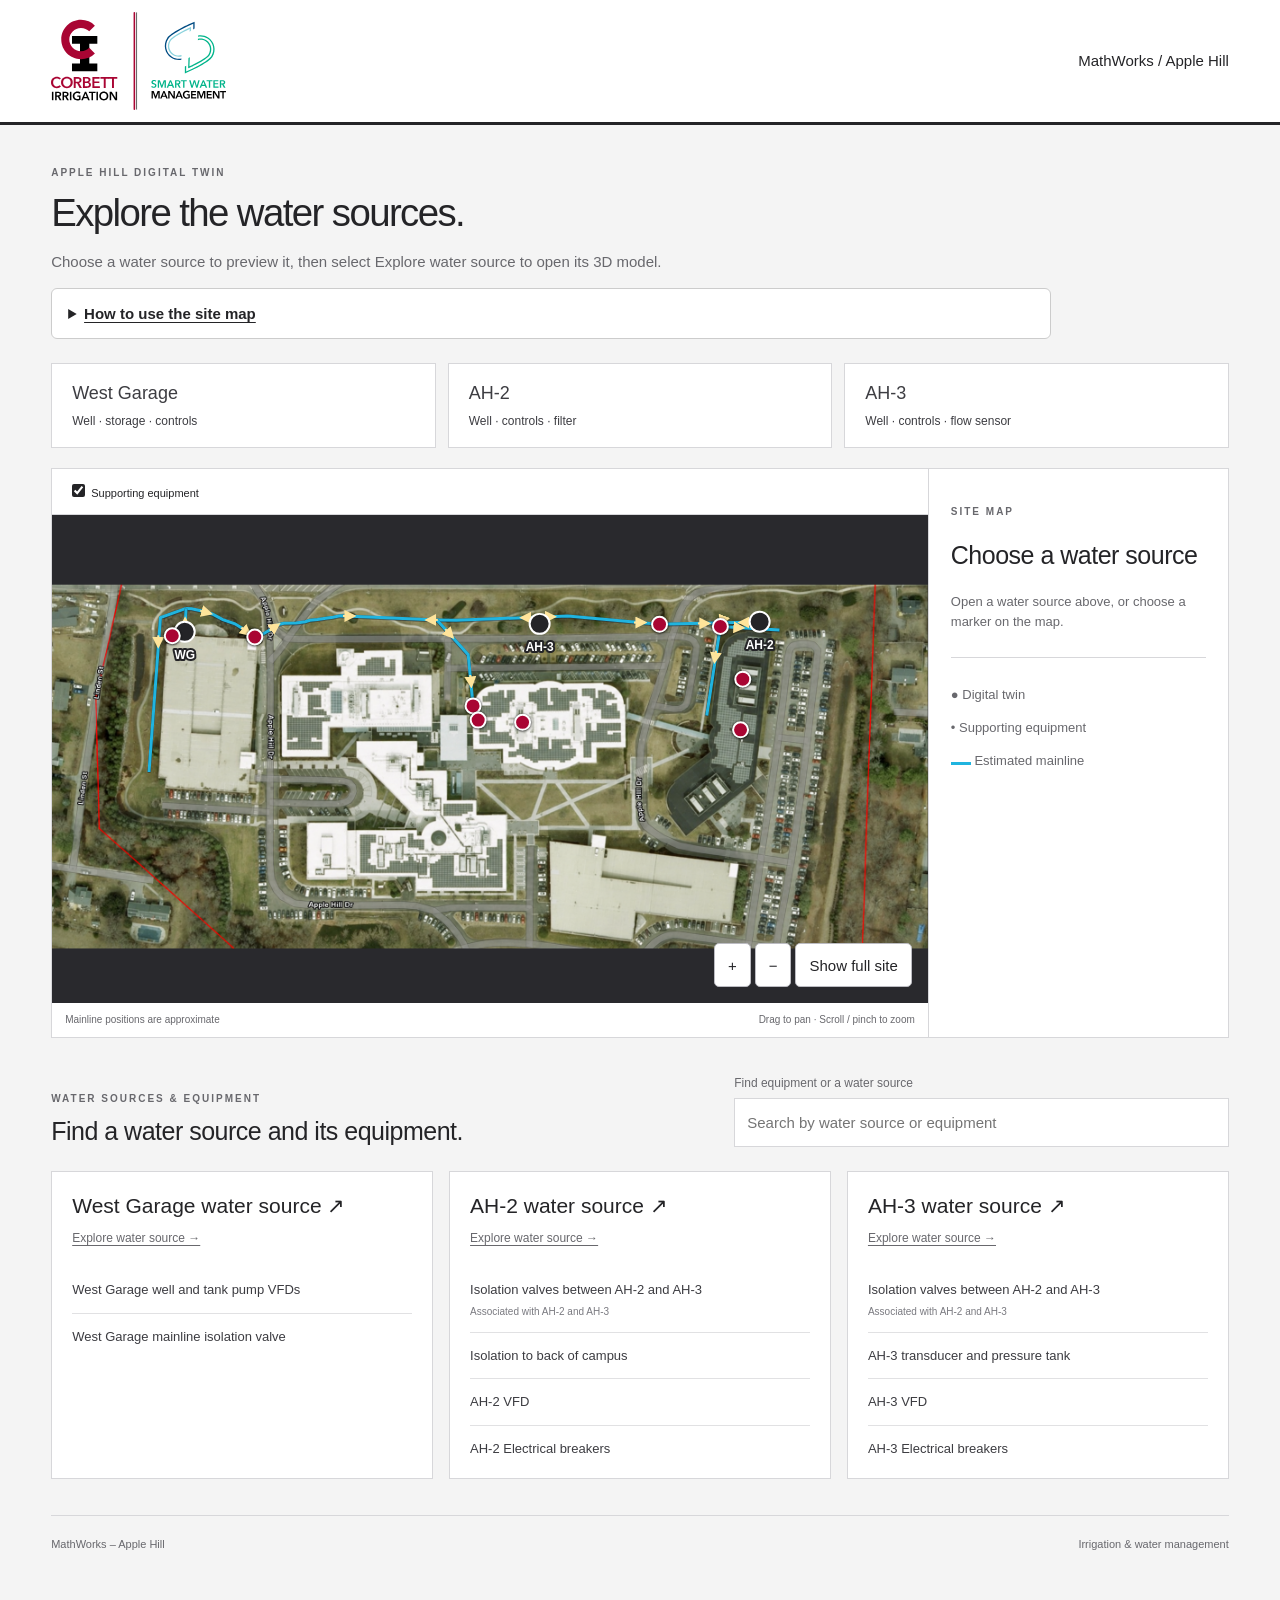
<file: index.html>
<!doctype html><html lang="en"><head><meta charset="utf-8"><meta name="viewport" content="width=device-width,initial-scale=1"><title>Apple Hill · Water systems atlas</title><link rel="stylesheet" href="atlas.css?v=27"><link rel="stylesheet" href="brand.css?v=40"></head><body><header><a class="brand" href="index.html"><img src="assets/corbett-logo.svg" alt="Corbett" width="558" height="313"></a><span>MathWorks / Apple Hill</span></header><main><p class="eyebrow">APPLE HILL DIGITAL TWIN</p><h1>Explore the water sources.</h1><p class="muted">Choose a water source to preview it, then select Explore water source to open its 3D model.</p><details class="usage-guide"><summary>How to use the site map</summary><ol><li><strong>Choose a water source.</strong> Click West Garage, AH-2 or AH-3 above the map, or click a dark marker.</li><li><strong>Open the model.</strong> In the information panel, click Explore water source to enter the interactive 3D view.</li><li><strong>Find supporting equipment.</strong> Click a red marker, or use the equipment search below the map.</li><li><strong>Move around the map.</strong> Drag to move, use + and − to zoom, and click Show full site to return to the whole property. On a touchscreen, drag with one finger and pinch to zoom.</li></ol></details><nav class="sources"><button data-source="wg"><b>West Garage</b><span>Well · storage · controls</span></button><button data-source="ah2"><b>AH-2</b><span>Well · controls · filter</span></button><button data-source="ah3"><b>AH-3</b><span>Well · controls · flow sensor</span></button></nav><div class="atlas-layout"><section class="map-card"><div class="layers"><label><input id="aux-toggle" type="checkbox" checked> Supporting equipment</label></div><div id="map" tabindex="0" aria-label="Apple Hill map. Drag to pan; scroll to zoom. Arrow keys pan."><svg id="atlas" aria-label="Aerial with selectable equipment"><defs><marker id="arrow" viewBox="0 0 10 10" refX="8" refY="5" markerWidth="6" markerHeight="6" orient="auto"><path d="M0 0L10 5L0 10Z" fill="#ffe49a"/></marker></defs><image href="assets/atlas-base.png" width="1942" height="810" transform="matrix(1.022868 0 0 1.018586 -.212 .142)"/><g id="routes"></g><g id="flow"></g><g id="pins"></g></svg><div class="zoom"><button id="zoom-in" aria-label="Zoom in">+</button><button id="zoom-out" aria-label="Zoom out">−</button><button id="fit">Show full site</button></div></div><div class="map-foot">Mainline positions are approximate <span>Drag to pan · Scroll / pinch to zoom</span></div></section><aside id="inspector" aria-live="polite"><p class="eyebrow">SITE MAP</p><h2>Choose a water source</h2><p>Open a water source above, or choose a marker on the map.</p><div class="legend"><p>● Digital twin</p><p>• Supporting equipment</p><p><em></em> Estimated mainline</p></div></aside></div><section class="equipment"><div class="equipment-head"><div><p class="eyebrow">WATER SOURCES &amp; EQUIPMENT</p><h2>Find a water source and its equipment.</h2></div><div class="equipment-search"><label for="search">Find equipment or a water source</label><input id="search" type="search" placeholder="Search by water source or equipment"></div></div><div id="equipment-list" class="source-groups"></div></section><footer>MathWorks – Apple Hill <span>Irrigation &amp; water management</span></footer></main><dialog id="photo-dialog"><button id="close-photo">Close ×</button><img id="full-photo" alt="Equipment reference photograph"></dialog><script type="module" src="atlas.js?v=44"></script></body></html>
</file>
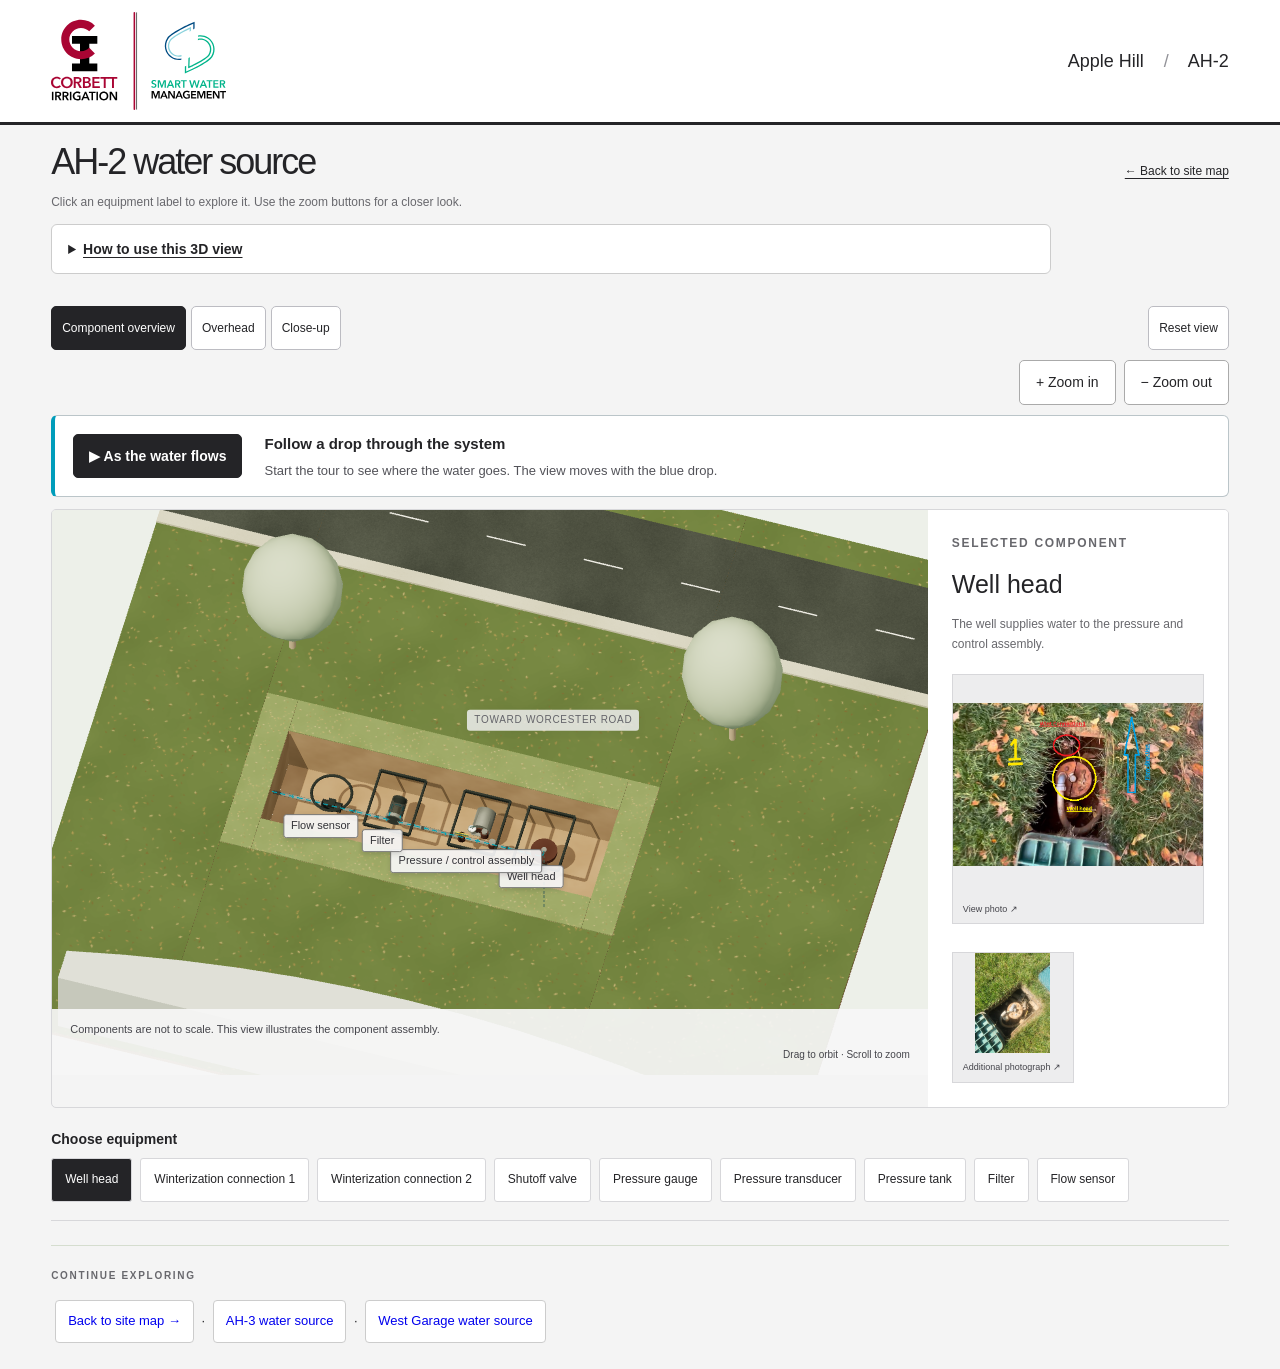
<file: ah2.html>
<!doctype html><html lang="en"><head><meta charset="utf-8"><meta name="viewport" content="width=device-width,initial-scale=1"><title>AH-2 · Digital Twin</title><meta name="description" content="Photo-supported AH-2 irrigation connection wireframe at MathWorks Apple Hill."><link rel="stylesheet" href="styles.css?v=26"><link rel="stylesheet" href="wireframe.css?v=26"><link rel="stylesheet" href="ah2.css?v=37"><link rel="stylesheet" href="twin-preview.css?v=27"><script>if(new URLSearchParams(location.search).get("preview")==="1")document.documentElement.classList.add("twin-preview");</script><link rel="stylesheet" href="brand.css?v=42"></head><body class="landscape-reference">
<header><a class="brand" href="index.html?point=ah2"><img src="assets/corbett-logo.svg" alt="Corbett" width="558" height="313"></a><div class="property">Apple Hill <span>/</span> AH-2</div></header>
<main><div class="intro"><div><h1>AH-2 water source</h1></div><a href="index.html?point=ah2">← Back to site map</a></div>
<p class="wire-intro">Click an equipment label to explore it. Use the zoom buttons for a closer look.</p>

<details class="usage-guide"><summary>How to use this 3D view</summary><ol><li><strong>Watch the water flow.</strong> Click As the water flows to follow the blue drop through the system. Use Pause to take a closer look, Resume to continue, or End tour to return to the overview. Selecting equipment or moving the model ends the tour so you can explore freely.</li><li><strong>Explore equipment.</strong> Click an equipment label or a visible component to open its close-up. You can also choose equipment from the buttons below the model. Its description and photographs appear in the information panel.</li><li><strong>Rotate and zoom.</strong> Press and hold on an empty part of the model, then drag. Use Zoom in and Zoom out, or scroll with your mouse. On a touchscreen, drag with one finger and use the zoom buttons.</li><li><strong>Return to a clear view.</strong> Use Component overview for the whole assembly, Overhead to look down, or Close-up for the selected component. Click Reset view if you lose your place.</li><li><strong>View photographs.</strong> Click View photo or an additional photograph to enlarge it. Click Close to return.</li><li><strong>Explore another source.</strong> Click Back to site map at the top of the page.</li></ol></details><div class="wire-tools"><div class="view-buttons" aria-label="Appearance"><button data-finish="rendered" aria-pressed="true">Rendered</button><button data-finish="wire" aria-pressed="false">Wireframe</button></div></div><div class="wire-tools"><div class="view-buttons" aria-label="AH-2 views"><button data-view="iso" aria-pressed="true">Component overview</button><button data-view="plan" aria-pressed="false">Overhead</button><button data-view="detail" aria-pressed="false">Close-up</button></div><div class="view-buttons"><button id="reset">Reset view</button></div></div>
<div class="model-zoom" role="group" aria-label="Model zoom"><button type="button" data-model-zoom="in">+ Zoom in</button><button type="button" data-model-zoom="out">− Zoom out</button></div><section class="wire-layout"><div class="wire-viewer"><div id="ah2-scene" aria-label="Interactive AH-2 irrigation model"></div><div id="ah2-labels"></div><div id="ah2-map" hidden><img src="assets/ah-2/overarching.png" alt="Owner-annotated aerial: Worcester Road above AH-2, flow from box 1 on the right to box 3 on the left"><p>Worcester Road above · 3 / 2 / 1 left-to-right · Placement not surveyed</p></div><p id="ah2-error" hidden>3D is unavailable. Use the component list and reference photographs below.</p><div class="wire-caption"><span class="model-scale-note">Components are not to scale. This view illustrates the component assembly.</span><span id="caption"></span><span>Drag to orbit · Scroll to zoom</span></div></div>
<aside class="wire-inspector"><p class="eyebrow">SELECTED COMPONENT</p><span id="part-tag" class="chip"></span><h2 id="part-name"></h2><p id="part-note"></p><button id="photo-open" class="photo-button"><img id="part-photo" alt=""><span>View photo ↗</span></button><div id="component-photo-thumbs" class="component-photo-thumbs"></div></aside></section>
<p class="equipment-picker-label">Choose equipment</p><nav id="component-list" aria-label="AH-2 components"></nav>


<section class="site-related"><p class="eyebrow">CONTINUE EXPLORING</p><a href="index.html?point=ah2">Back to site map →</a> <span> · </span> <a href="ah3.html">AH-3 water source</a> <span> · </span><a href="wireframe.html">West Garage water source</a></section></main><dialog id="photo-dialog"><button id="close-dialog">Close ×</button><img id="large-photo" alt=""><p id="photo-caption"></p></dialog><script type="module" src="ah2.js?v=43"></script><script src="viewer-controls.js?v=40" defer></script></body></html>
</file>
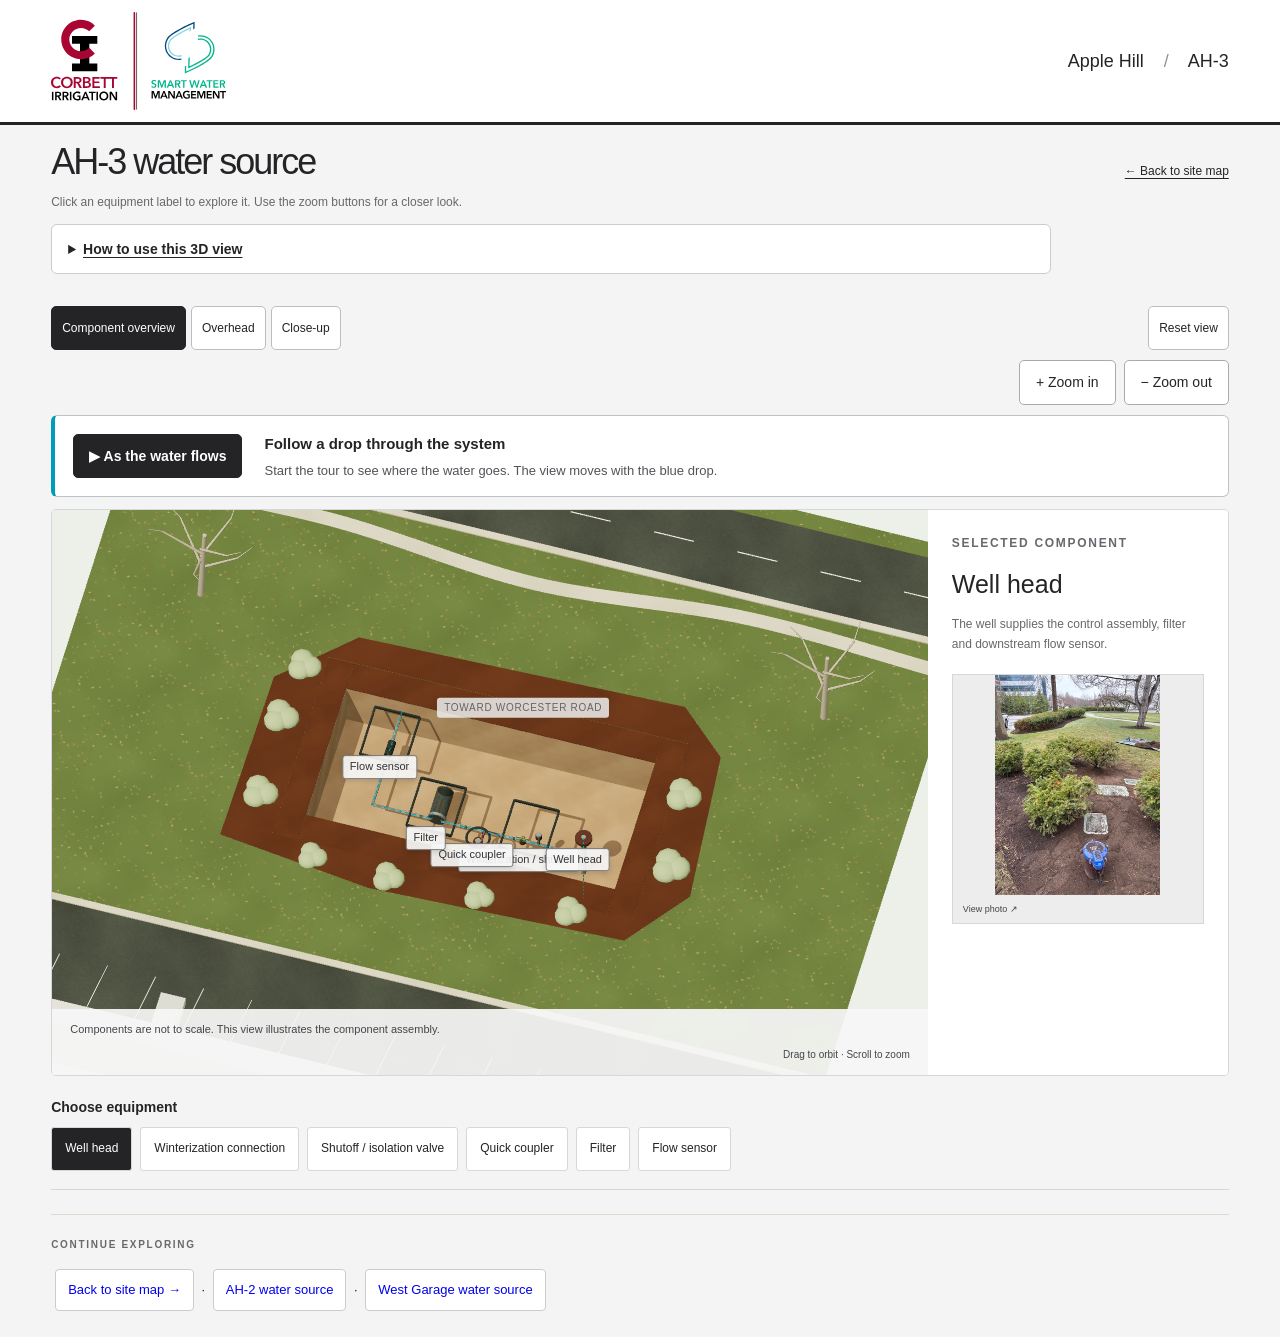
<file: ah3.html>
<!doctype html><html lang="en"><head><meta charset="utf-8"><meta name="viewport" content="width=device-width,initial-scale=1"><title>AH-3 · Digital Twin</title><meta name="description" content="AH-3 irrigation well, control assembly, quick coupler, filter and flow sensor at MathWorks Apple Hill."><link rel="stylesheet" href="styles.css?v=26"><link rel="stylesheet" href="wireframe.css?v=26"><link rel="stylesheet" href="ah3.css?v=36"><link rel="stylesheet" href="twin-preview.css?v=27"><script>if(new URLSearchParams(location.search).get("preview")==="1")document.documentElement.classList.add("twin-preview");</script><link rel="stylesheet" href="brand.css?v=42"></head><body class="landscape-reference">
<header><a class="brand" href="index.html?point=ah3"><img src="assets/corbett-logo.svg" alt="Corbett" width="558" height="313"></a><div class="property">Apple Hill <span>/</span> AH-3</div></header>
<main><div class="intro"><div><h1>AH-3 water source</h1></div><a href="index.html?point=ah3">← Back to site map</a></div>
<p class="wire-intro">Click an equipment label to explore it. Use the zoom buttons for a closer look.</p>

<details class="usage-guide"><summary>How to use this 3D view</summary><ol><li><strong>Watch the water flow.</strong> Click As the water flows to follow the blue drop through the system. Use Pause to take a closer look, Resume to continue, or End tour to return to the overview. Selecting equipment or moving the model ends the tour so you can explore freely.</li><li><strong>Explore equipment.</strong> Click an equipment label or a visible component to open its close-up. You can also choose equipment from the buttons below the model. Its description and photographs appear in the information panel.</li><li><strong>Rotate and zoom.</strong> Press and hold on an empty part of the model, then drag. Use Zoom in and Zoom out, or scroll with your mouse. On a touchscreen, drag with one finger and use the zoom buttons.</li><li><strong>Return to a clear view.</strong> Use Component overview for the whole assembly, Overhead to look down, or Close-up for the selected component. Click Reset view if you lose your place.</li><li><strong>View photographs.</strong> Click View photo or an additional photograph to enlarge it. Click Close to return.</li><li><strong>Explore another source.</strong> Click Back to site map at the top of the page.</li></ol></details><div class="wire-tools"><div class="view-buttons" aria-label="Appearance"><button data-finish="rendered" aria-pressed="true">Rendered</button><button data-finish="wire" aria-pressed="false">Wireframe</button></div></div><div class="wire-tools"><div class="view-buttons" aria-label="AH-3 views"><button data-view="iso" aria-pressed="true">Component overview</button><button data-view="plan" aria-pressed="false">Overhead</button><button data-view="detail" aria-pressed="false">Close-up</button></div><div class="view-buttons"><button id="reset">Reset view</button></div></div>
<div class="model-zoom" role="group" aria-label="Model zoom"><button type="button" data-model-zoom="in">+ Zoom in</button><button type="button" data-model-zoom="out">− Zoom out</button></div><section class="wire-layout"><div class="wire-viewer"><div id="ah3-scene" aria-label="Interactive AH-3 irrigation model"></div><div id="ah3-labels"></div><div id="ah3-map" hidden><img src="assets/ah-3/layout.png" alt="User-annotated site photograph showing AH-3 well, controls, quick coupler, filter and flow sensor"><p>Owner-marked arrangement and flow · Photo perspective; not to scale</p></div><p id="ah3-error" hidden>3D is unavailable. Use the component list and reference photos below.</p><div class="wire-caption"><span class="model-scale-note">Components are not to scale. This view illustrates the component assembly.</span><span id="caption"></span><span>Drag to orbit · Scroll to zoom</span></div></div>
<aside class="wire-inspector"><p class="eyebrow">SELECTED COMPONENT</p><span id="part-tag" class="chip"></span><h2 id="part-name"></h2><p id="part-note"></p><button id="photo-open" class="photo-button"><img id="part-photo" alt=""><span>View photo ↗</span></button><div id="component-photo-thumbs" class="component-photo-thumbs"></div></aside></section>
<p class="equipment-picker-label">Choose equipment</p><nav id="component-list" aria-label="AH-3 components"></nav>


<section class="site-related"><p class="eyebrow">CONTINUE EXPLORING</p><a href="index.html?point=ah3">Back to site map →</a> <span> · </span> <a href="ah2.html">AH-2 water source</a> <span> · </span><a href="wireframe.html">West Garage water source</a></section></main><dialog id="photo-dialog"><button id="close-dialog">Close ×</button><img id="large-photo" alt=""><p id="photo-caption"></p></dialog><script type="module" src="ah3.js?v=41"></script><script src="viewer-controls.js?v=40" defer></script></body></html>
</file>
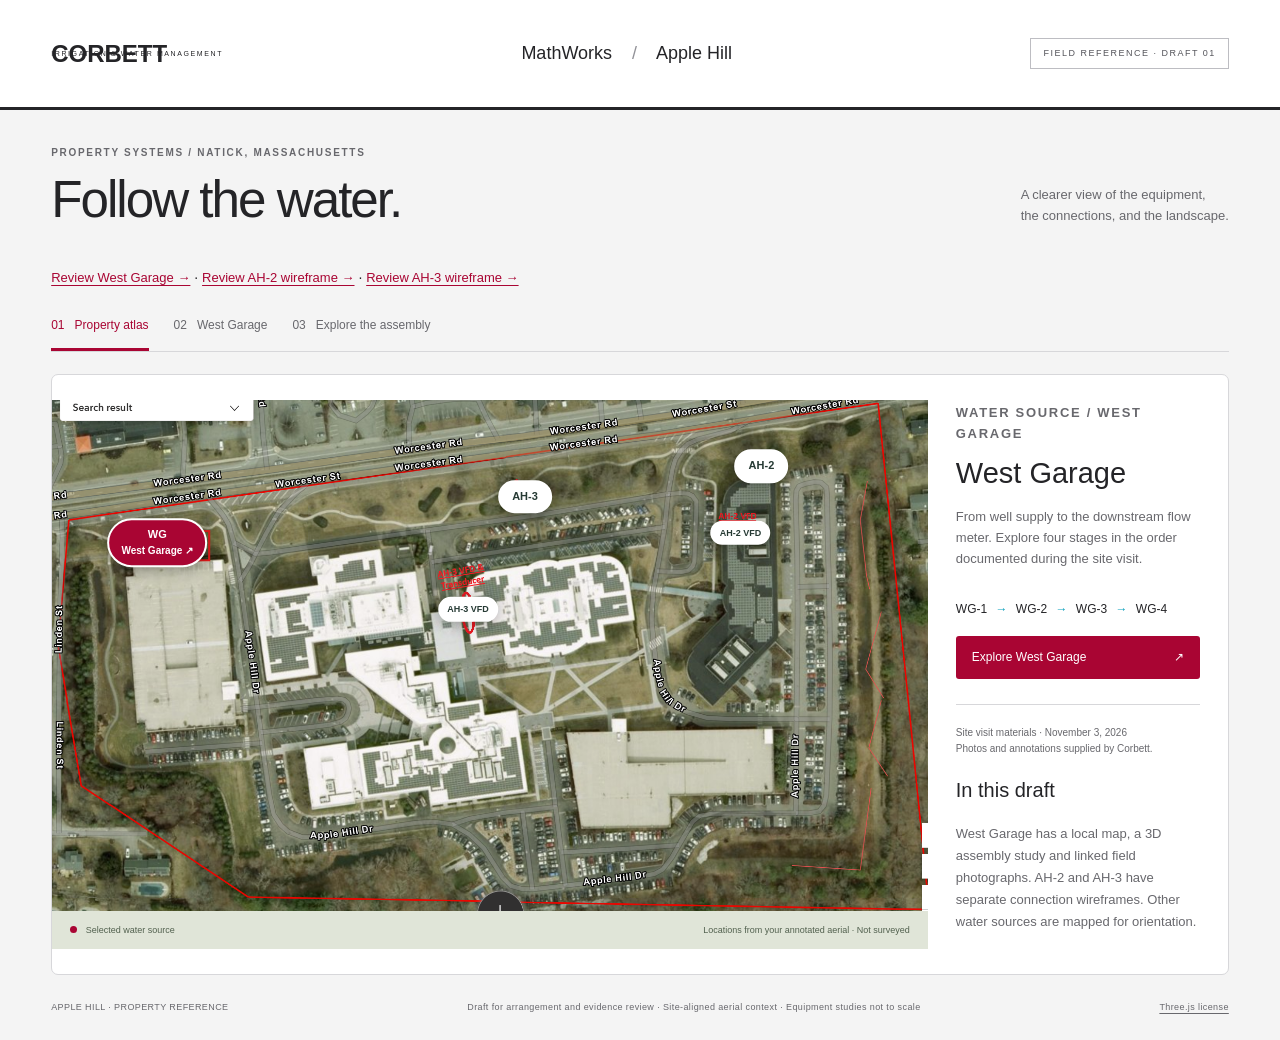
<file: legacy-atlas.html>
<!doctype html><html lang="en"><head><meta charset="utf-8"><meta name="viewport" content="width=device-width,initial-scale=1"><title>Apple Hill · Irrigation Atlas</title><meta name="description" content="Explore the MathWorks Apple Hill irrigation system. West Garage field-reference draft."><link rel="stylesheet" href="styles.css"><link rel="stylesheet" href="brand.css?v=31"></head><body>
<header><a href="#map" class="brand">CORBETT<span>IRRIGATION & WATER MANAGEMENT</span></a><div class="property">MathWorks <span>/</span> Apple Hill</div><span class="badge">FIELD REFERENCE · DRAFT 01</span></header>
<main><div class="intro"><div><p class="eyebrow">PROPERTY SYSTEMS / NATICK, MASSACHUSETTS</p><h1>Follow the water.</h1></div><p>A clearer view of the equipment,<br>the connections, and the landscape.</p></div>
<p><a href="wireframe.html" style="color:var(--wine);font-size:13px">Review West Garage →</a> · <a href="ah2.html" style="color:var(--wine);font-size:13px">Review AH-2 wireframe →</a> · <a href="ah3.html" style="color:var(--wine);font-size:13px">Review AH-3 wireframe →</a></p><nav class="tabs" aria-label="Views"><button id="map-tab" aria-current="page">01 &nbsp; Property atlas</button><button id="local-tab">02 &nbsp; West Garage</button><button id="twin-tab">03 &nbsp; Explore the assembly</button></nav>
<section id="map-view" class="map-layout"><div class="map-frame"><div class="map-image"><img src="assets/property.png" alt="User-annotated Apple Hill aerial showing West Garage, AH-3, AH-2 and drive locations"><button class="map-pin selected" style="left:12%;top:28%" data-site="wg">WG <span>West Garage ↗</span></button><button class="map-pin" style="left:54%;top:19%" data-site="ah3">AH-3</button><button class="map-pin" style="left:81%;top:13%" data-site="ah2">AH-2</button><button class="map-pin small" style="left:47.5%;top:41%" data-site="ah3vfd">AH-3 VFD</button><button class="map-pin small" style="left:78.6%;top:26%" data-site="ah2vfd">AH-2 VFD</button></div><div class="map-key"><span><i></i> Selected water source</span><span>Locations from your annotated aerial · Not surveyed</span></div></div><aside class="site-card"><p class="eyebrow">WATER SOURCE / <span id="site-id">WEST GARAGE</span></p><h2 id="site-title">West Garage</h2><p id="site-text">From well supply to the downstream flow meter. Explore four stages in the order documented during the site visit.</p><div id="site-flow" class="mini-flow">WG-1 <b>→</b> WG-2 <b>→</b> WG-3 <b>→</b> WG-4</div><button id="enter" class="primary">Explore West Garage <span>↗</span></button><div class="note">Site visit materials · November 3, 2026<br>Photos and annotations supplied by Corbett.</div><h3>In this draft</h3><p class="fine">West Garage has a local map, a 3D assembly study and linked field photographs. AH-2 and AH-3 have separate connection wireframes. Other water sources are mapped for orientation.</p></aside></section>
<section id="local-view" hidden><div class="section-head"><div><p class="eyebrow">WEST GARAGE / LOCAL CONTEXT</p><h2>Four stages. One water path.</h2></div><button class="text" data-go="map">← Property map</button></div><div class="local-layout"><div class="local-image"><img src="assets/local-map.png" alt="Annotated local aerial with numbered WG-1 well, WG-2 tank cover, WG-3 water source and WG-4 downstream components"><button style="left:35.6%;top:64%" data-stage="0">1</button><button style="left:47.3%;top:64%" data-stage="1">2</button><button style="left:45.4%;top:73%" data-stage="2">3</button><button style="left:45%;top:70%" data-stage="3">4</button></div><aside><p class="eyebrow">AS THE WATER FLOWS</p><div id="local-stages"></div><p class="fine">Sequence follows your numbered folders and flow annotation. Underground connections are schematic; exact routes and depths are unresolved.</p><button class="primary" data-go="twin">Open the 3D assembly ↗</button></aside></div></section>
<section id="twin-view" hidden><div class="section-head"><div><p class="eyebrow">WEST GARAGE / INTERACTIVE ASSEMBLY STUDY</p><h2>See how it connects.</h2></div><button class="text" data-go="local">← Local map</button></div><div class="twin-layout"><aside class="journey"><p class="eyebrow">FOLLOW THE WATER</p><button id="overview" class="stage">◈ &nbsp; Site context</button><div id="stages"></div><div class="fine">Site context follows your aerial.<br>Close-ups show photo-informed equipment studies.<br><br>Cyan paths explain the documented sequence; they do not locate buried pipes.</div></aside><div class="viewer"><div id="scene" aria-label="Interactive 3D study of the West Garage well, tank access, wall-mounted control assembly and downstream components"></div><div id="scene-error" hidden>3D is unavailable on this device. Select a stage to explore its field photographs.</div><div class="viewer-top"><span>WEST GARAGE · WG</span><button id="reset">Reset view ↺</button></div><div class="viewer-bottom"><span><i></i> Water flow · schematic</span><button id="pause" aria-pressed="false">Pause motion</button></div><span class="orbit-hint">Drag to rotate · Scroll to zoom</span></div><aside class="detail"><span id="detail-id" class="chip">WG-3</span><h3 id="detail-title"></h3><p id="detail-text"></p><div id="parts" class="parts"></div><button id="photo-open" class="photo-button"><img id="photo" alt=""><span>Enlarge field photograph ↗</span></button><p id="evidence" class="fine"></p></aside></div><div class="bottom-note">Flow order: WG-1 → WG-2 → WG-3 → WG-4. WG-4: isolation valve → filter → winterization connection → flow meter. <button class="text" id="source-open">View supplied flow map ↗</button></div></section>
<footer><span>APPLE HILL · PROPERTY REFERENCE</span><span>Draft for arrangement and evidence review · Site-aligned aerial context · Equipment studies not to scale</span><a href="assets/THREE-LICENSE.txt">Three.js license</a></footer></main>
<dialog id="photo-dialog"><button id="close-dialog" aria-label="Close photograph">Close ×</button><img id="large-photo" alt=""><p id="photo-caption"></p></dialog><script type="module" src="app.js?v=22"></script></body></html>
</file>
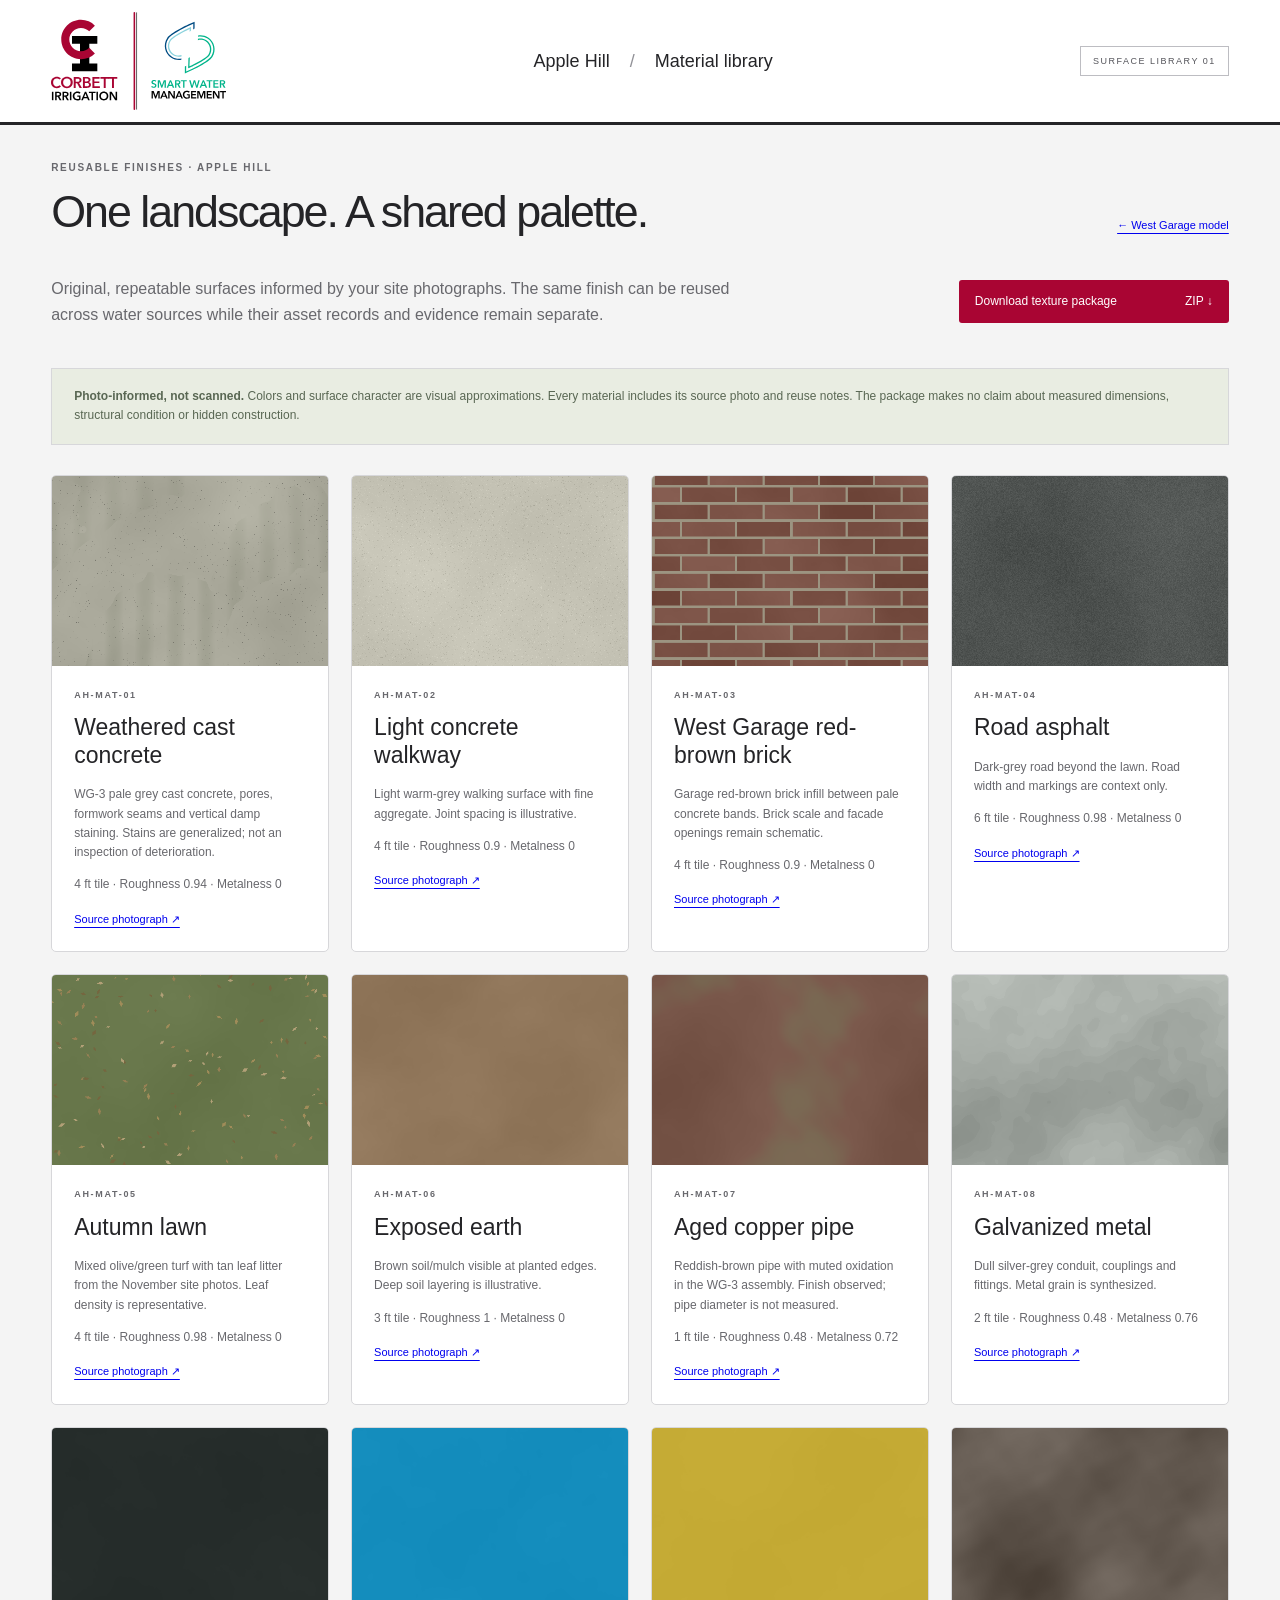
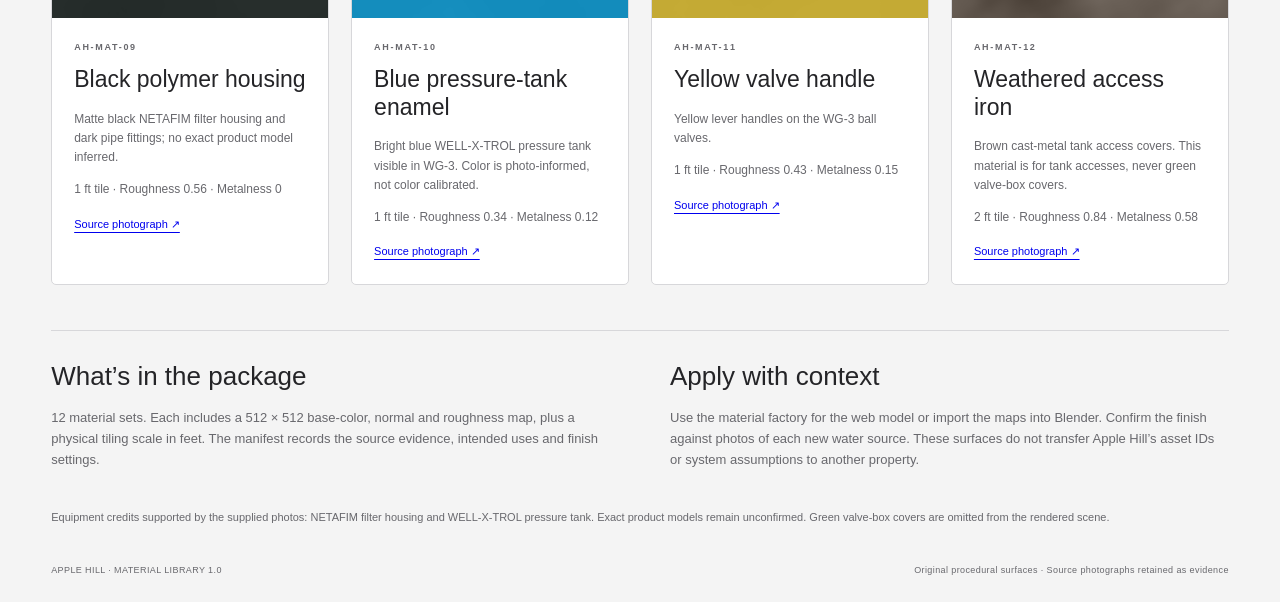
<file: materials.html>
<!doctype html><html lang="en"><head><meta charset="utf-8"><meta name="viewport" content="width=device-width,initial-scale=1"><title>Apple Hill · Material Library</title><link rel="stylesheet" href="styles.css"><link rel="stylesheet" href="materials.css"><link rel="stylesheet" href="brand.css?v=31"></head><body>
<header><a class="brand" href="index.html#map"><img src="assets/corbett-logo.svg" alt="Corbett" width="558" height="313"></a><div class="property">Apple Hill <span>/</span> Material library</div><span class="badge">SURFACE LIBRARY 01</span></header>
<main><div class="intro"><div><p class="eyebrow">REUSABLE FINISHES · APPLE HILL</p><h1>One landscape. A shared palette.</h1></div><a class="text" href="wireframe?view=iso">← West Garage model</a></div>
<div class="materials-intro"><p>Original, repeatable surfaces informed by your site photographs. The same finish can be reused across water sources while their asset records and evidence remain separate.</p><a class="primary" href="assets/apple-hill-materials-v1.zip" download>Download texture package <span>ZIP ↓</span></a></div>
<div class="material-notice"><strong>Photo-informed, not scanned.</strong> Colors and surface character are visual approximations. Every material includes its source photo and reuse notes. The package makes no claim about measured dimensions, structural condition or hidden construction.</div>
<section class="material-grid" id="material-grid" aria-label="Material swatches"></section>
<section class="material-spec"><div><h2>What’s in the package</h2><p>12 material sets. Each includes a 512 × 512 base-color, normal and roughness map, plus a physical tiling scale in feet. The manifest records the source evidence, intended uses and finish settings.</p></div><div><h2>Apply with context</h2><p>Use the material factory for the web model or import the maps into Blender. Confirm the finish against photos of each new water source. These surfaces do not transfer Apple Hill’s asset IDs or system assumptions to another property.</p></div></section>
<p class="fine">Equipment credits supported by the supplied photos: NETAFIM filter housing and WELL-X-TROL pressure tank. Exact product models remain unconfirmed. Green valve-box covers are omitted from the rendered scene.</p><footer><span>APPLE HILL · MATERIAL LIBRARY 1.0</span><span>Original procedural surfaces · Source photographs retained as evidence</span></footer></main><script type="module" src="materials-page.js?v=10"></script></body></html>
</file>
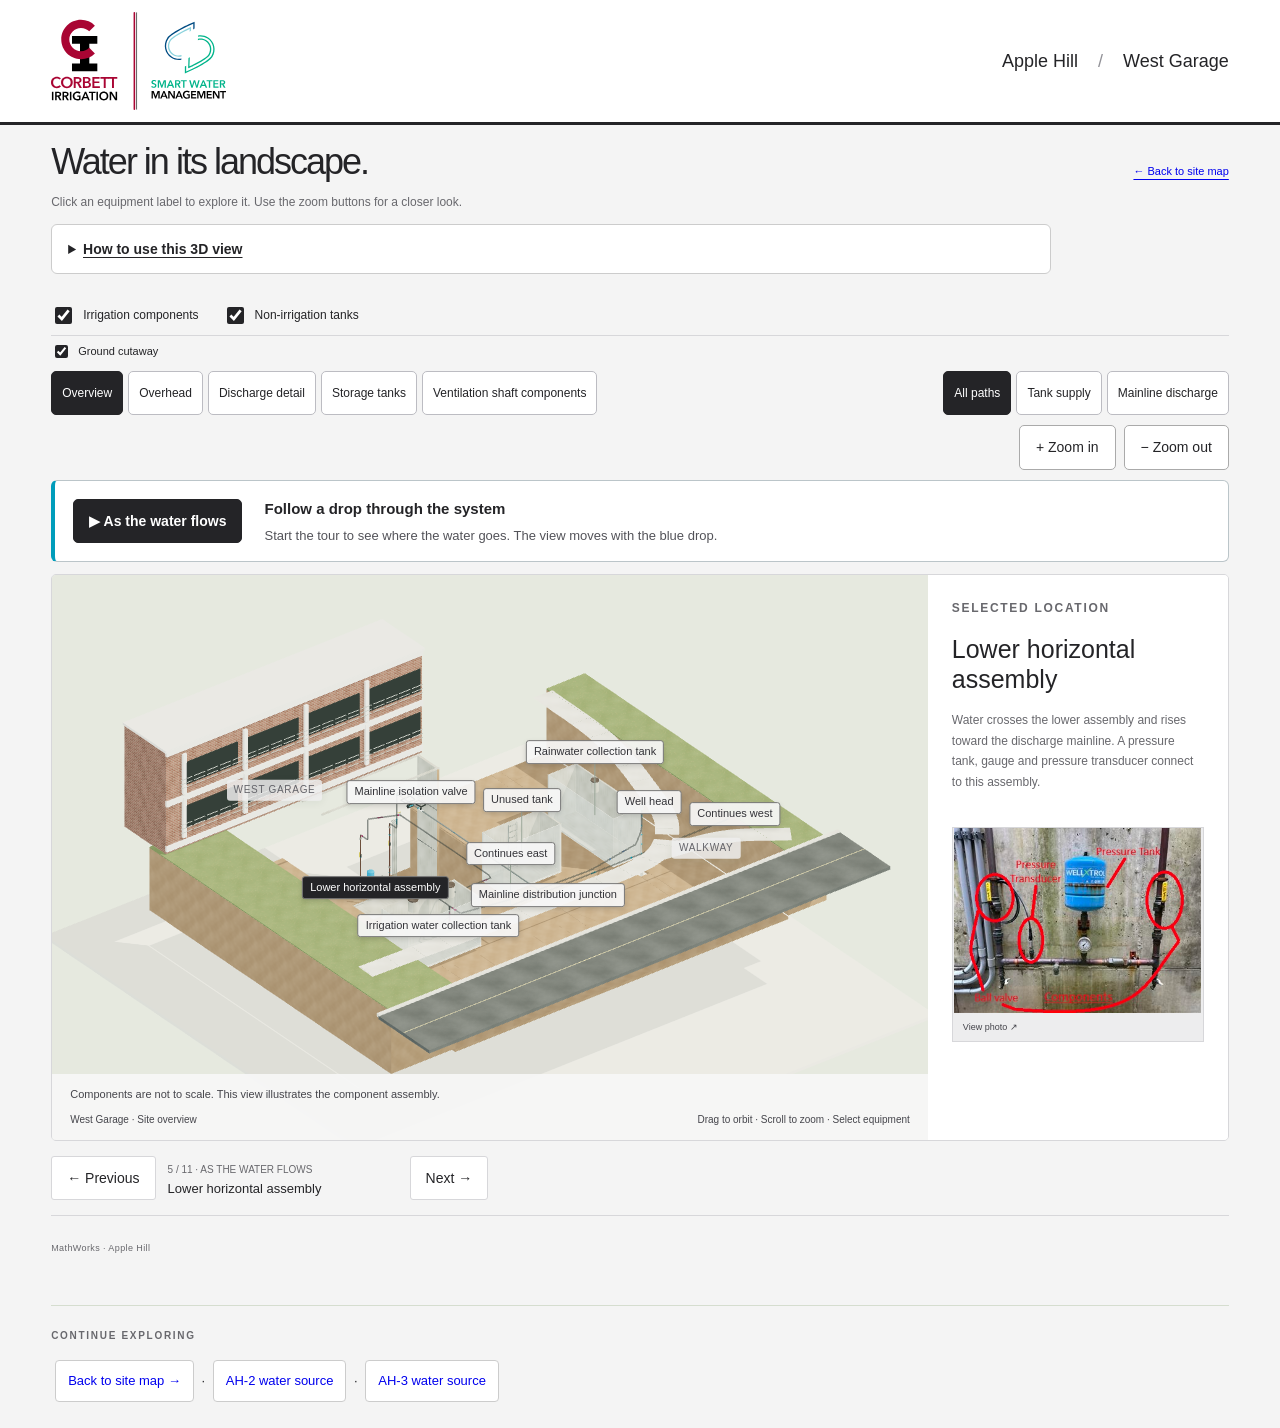
<file: wireframe.html>
<!doctype html><html lang="en"><head><meta charset="utf-8"><meta name="viewport" content="width=device-width,initial-scale=1"><title>West Garage · Landscape Digital Twin</title><link rel="stylesheet" href="styles.css?v=26"><link rel="stylesheet" href="wireframe.css?v=26"><link rel="stylesheet" href="twin-preview.css?v=27"><script>if(new URLSearchParams(location.search).get("preview")==="1")document.documentElement.classList.add("twin-preview");</script><link rel="stylesheet" href="brand.css?v=42"></head><body class="landscape-reference"><header><a class="brand" href="index.html?point=wg"><img src="assets/corbett-logo.svg" alt="Corbett" width="558" height="313"></a><div class="property">Apple Hill <span>/</span> West Garage</div></header><main>
<div class="intro"><div><h1>West Garage water source</h1></div><a href="index.html?point=wg" class="text">← Back to site map</a></div>
<p class="wire-intro">Click an equipment label to explore it. Use the zoom buttons for a closer look.</p>
<details class="usage-guide"><summary>How to use this 3D view</summary><ol><li><strong>Watch the water flow.</strong> Click As the water flows to follow the blue drop through the system. Use Pause to take a closer look, Resume to continue, or End tour to return to the overview. Selecting equipment or moving the model ends the tour so you can explore freely.</li><li><strong>Explore equipment.</strong> Click an equipment label or a visible component. Use Previous and Next below the model to follow the water path. Its description and photographs appear in the information panel.</li><li><strong>Rotate and zoom.</strong> Press and hold on an empty part of the model, then drag. Use Zoom in and Zoom out, or scroll with your mouse. On a touchscreen, drag with one finger and use the zoom buttons.</li><li><strong>Return to a clear view.</strong> Use Overview for the whole area, Overhead to look down, or a named view to explore the tanks, discharge or ventilation shaft. Click Overview if you lose your place.</li><li><strong>View photographs.</strong> Click View photo or an additional photograph to enlarge it. Click Close to return.</li><li><strong>Explore another source.</strong> Click Back to site map at the top of the page.</li></ol></details><div class="system-layers" role="group" aria-label="Equipment visibility"><label><input id="show-irrigation" type="checkbox" checked> Irrigation components</label><label><input id="show-non-irrigation" type="checkbox" checked> Non-irrigation tanks</label><span id="layer-empty" hidden>Both equipment layers are hidden; site context remains visible.</span></div><div class="render-tools"><div class="view-buttons" role="group" aria-label="Presentation style"><button data-style="rendered" aria-pressed="true">Rendered</button><button data-style="wireframe" aria-pressed="false">Wireframe</button></div><label><input type="checkbox" id="ground-cutaway" checked> Ground cutaway</label><label><input type="checkbox" id="detail-annotations"> Component labels</label></div><div class="wire-tools"><div class="view-buttons" role="group" aria-label="Wireframe views"><button data-view="iso" aria-pressed="true">Overview</button><button data-view="plan" aria-pressed="false">Overhead</button><button data-view="post" aria-pressed="false">Discharge detail</button><button data-view="storage" aria-pressed="false">Storage tanks</button><button data-view="section" aria-pressed="false">Ventilation shaft components</button></div><div class="view-buttons" role="group" aria-label="Water paths"><button data-path="all" aria-pressed="true">All paths</button><button data-path="supply" aria-pressed="false">Tank supply</button><button data-path="return" aria-pressed="false">Mainline discharge</button></div></div>
<div class="model-zoom" role="group" aria-label="Model zoom"><button type="button" data-model-zoom="in">+ Zoom in</button><button type="button" data-model-zoom="out">− Zoom out</button></div><section class="wire-layout"><div class="wire-viewer"><div id="wire-scene" aria-label="Interactive West Garage cutaway: road, walkway, garage and storage tanks surround the reviewed irrigation water path"></div><div id="wire-labels"></div><div id="wire-error" hidden>The 3D view is unavailable. The component sequence and source notes remain available below.</div><div class="wire-caption"><span class="model-scale-note">Components are not to scale. This view illustrates the component assembly.</span><span id="view-caption">West Garage · Site overview</span><span>Drag to orbit · Scroll to zoom · Select equipment</span></div></div><aside class="wire-inspector"><p class="eyebrow">SELECTED LOCATION</p><span id="node-tag" class="chip"></span><h2 id="node-name"></h2><p id="node-level" class="wire-level" hidden></p><p id="node-note"></p><div id="tank-photos" class="parts"></div><button id="wire-photo" class="photo-button"><img id="node-photo" alt=""><span>View photo ↗</span></button><button id="layout-photo-open" class="text">Compare full box-layout photo ↗</button></aside></section>
<div class="flow-navigation"><button id="previous-node" aria-label="Previous component">← Previous</button><div><span id="flow-count"></span><strong id="flow-position" aria-live="polite"></strong></div><button id="next-node" aria-label="Next component">Next →</button></div>


<footer>MathWorks · Apple Hill</footer><section class="site-related"><p class="eyebrow">CONTINUE EXPLORING</p><a href="index.html?point=wg">Back to site map →</a> · <a href="ah2.html">AH-2 water source</a> · <a href="ah3.html">AH-3 water source</a></section></main>
<dialog id="wire-dialog"><button id="wire-close">Close ×</button><img id="wire-large-photo" alt=""><p id="wire-photo-caption"></p></dialog><script type="module" src="wireframe.js?v=45"></script><script src="viewer-controls.js?v=40" defer></script></body></html>
</file>
<file: atlas.css>
*{box-sizing:border-box}body{margin:0;background:#f5f5ef;color:#233d35;font:15px/1.55 Arial,sans-serif}header{padding:22px 4%;background:#20372f;color:white;display:flex;justify-content:space-between;align-items:center;gap:18px}header a{color:white;text-decoration:none}.brand{font-size:24px;font-weight:700;letter-spacing:4px}.brand small{display:block;font-size:7px;letter-spacing:1.4px}header>small{font-size:10px;letter-spacing:1.5px;border:1px solid #61746e;padding:8px}main{max-width:1700px;margin:auto;padding:30px 4%}.muted,aside p{color:#61746e}.eyebrow{font-size:10px;letter-spacing:2px;font-weight:700}h1{font-size:clamp(29px,3vw,44px);letter-spacing:-1.6px;font-weight:400;line-height:1.15;margin:10px 0}h2{font-size:25px;line-height:1.25;font-weight:400;letter-spacing:-.5px}a{color:inherit}button,input{font:inherit}button{cursor:pointer}button:focus-visible,a:focus-visible,input:focus-visible,#map:focus-visible{outline:3px solid #00889a;outline-offset:3px}.sources{display:grid;grid-template-columns:repeat(3,1fr);gap:12px;margin:24px 0 20px}.sources button{background:white;border:1px solid #d9dfd3;text-align:left;padding:16px 20px;color:#82958c;display:grid;grid-template-columns:28px 1fr}.sources b{font-size:18px;color:#233d35;font-weight:500}.sources span{grid-column:2;font-size:12px;color:#61746e}.sources button[aria-pressed=true]{background:#233d35;color:white}.sources button[aria-pressed=true] b,.sources button[aria-pressed=true] span{color:white}.atlas-layout{display:grid;grid-template-columns:minmax(0,1fr) 300px;border:1px solid #d9dfd3;background:white;min-height:570px}.map-card{min-width:0;display:flex;flex-direction:column}.layers{display:flex;flex-wrap:wrap;gap:9px 18px;padding:12px 16px;font-size:11px;border-bottom:1px solid #d9dfd3}input[type=checkbox]{accent-color:#233d35}.layers label:has(input:disabled){color:#9baba4}#map{height:510px;min-height:400px;position:relative;overflow:hidden;background:#192d28;touch-action:none;flex:1}#atlas{width:100%;height:100%;display:block;cursor:grab}#atlas:active{cursor:grabbing}.route{fill:none;stroke:#20b4df;stroke-width:3;vector-effect:non-scaling-stroke;filter:drop-shadow(0 1px 1px #123)}.flow-arrow{stroke:#ffe49a;stroke-width:2;vector-effect:non-scaling-stroke}.pin{cursor:pointer}.pin circle{stroke:white}.pin.primary circle{fill:#203d35}.pin.secondary circle{fill:#edb744;stroke:#fff;filter:drop-shadow(0 1px 2px #10261f)}.pin.secondary:hover circle,.pin.secondary:focus-visible circle{fill:#fff0b2;stroke:#fff}.pin text{font:600 12px Arial;fill:white;paint-order:stroke;stroke:#20372f;stroke-linejoin:round}.pin.active circle{stroke:#ffdb73}.zoom{position:absolute;right:16px;bottom:16px;display:flex;gap:4px}.zoom button{border:0;background:white;color:#233d35;padding:8px 13px;min-height:40px}.map-foot{padding:9px 13px;font-size:10px;color:#61746e;display:flex;justify-content:space-between;gap:12px}aside{border-left:1px solid #d9dfd3;padding:25px 22px;overflow-wrap:anywhere}aside p{font-size:13px}aside .eyebrow{font-size:10px}.cta{display:block;background:#233d35;color:white;text-align:center;padding:12px 16px;text-decoration:none;margin:20px 0}.related{display:flex;gap:6px;flex-wrap:wrap}.related button{background:transparent;border:1px solid #d9dfd3;padding:6px 9px;color:#233d35;font-size:12px}.gallery{display:grid;grid-template-columns:1fr 1fr;gap:6px;margin:18px 0}.gallery button{border:0;padding:0;background:#eef0e9}.gallery img{display:block;width:100%;height:110px;object-fit:cover}.gallery button:first-child{grid-column:1/-1}.gallery button:first-child img{height:180px}.fine{font-size:11px!important}.legend{border-top:1px solid #d9dfd3;margin-top:25px;padding-top:14px}.legend em{display:inline-block;width:20px;border-top:3px solid #20b4df}.equipment{display:grid;grid-template-columns:1fr 2fr;gap:40px;padding:35px 0;border-bottom:1px solid #d9dfd3}.equipment label{display:block;font-size:12px;margin-bottom:6px}#search{width:100%;padding:12px;border:1px solid #d9dfd3;background:white}#equipment-list{display:grid;grid-template-columns:1fr 1fr;gap:0 20px;margin-top:10px}#equipment-list button{border:0;border-bottom:1px solid #d9dfd3;padding:13px 0;background:none;text-align:left;color:#233d35;font-size:12px}footer{display:flex;justify-content:space-between;padding:20px 0;font-size:11px;color:#61746e}dialog{max-width:95vw;max-height:95vh;border:0;background:#f5f5ef;padding:15px}dialog::backdrop{background:#10261fd9}dialog img{max-height:80vh;max-width:85vw;display:block;object-fit:contain}dialog button{display:block;margin:0 0 12px auto;padding:8px 16px;background:white;border:1px solid #d9dfd3}@media(max-width:900px){.atlas-layout{grid-template-columns:1fr}aside{border-left:0;border-top:1px solid #d9dfd3}#map{height:460px;flex:auto}.gallery{grid-template-columns:repeat(4,1fr)}.gallery button:first-child{grid-column:auto}.gallery button:first-child img{height:110px}.equipment{grid-template-columns:1fr;gap:10px}header>small{display:none}}@media(max-width:550px){header{padding:18px 5%}.brand{font-size:19px}header>span{font-size:12px}main{padding:24px 4%}.sources{gap:5px}.sources button{padding:12px 8px;display:block}.sources b{display:block;font-size:15px}.sources span{display:none}#map{height:380px;min-height:320px}.layers{gap:6px 12px}.map-foot span{display:none}#equipment-list{grid-template-columns:1fr}footer{display:block}footer span{display:block}.gallery{grid-template-columns:1fr 1fr}}
.twin-preview-link{display:block;margin:18px 0 12px;border:1px solid #d9dfd3;text-decoration:none;background:#edf0e9}.twin-preview-link iframe{display:block;width:100%;height:210px;border:0;pointer-events:none}.twin-preview-link span{display:block;padding:8px 10px;font-size:11px;background:#f5f5ef}.twin-preview-link:hover{border-color:#233d35}
</file>
<file: brand.css>
:root{--ink:#242427;--muted:#68686d;--paper:#f4f4f4;--line:#d7d7da;--wine:#a90533;--water:#009cba}
body{background:#f4f4f4;color:#242427}header{background:#fff;color:#242427;border-bottom:3px solid #242427;padding:12px 4%;min-height:110px}header a,.brand{color:#242427}header .brand{display:block;line-height:0;letter-spacing:0;flex-shrink:0}header .brand img{display:block;width:175px;height:98px;object-fit:contain}header>small,.badge{border-color:#bdbdc2;color:#55555b}.property span{color:#929298}.muted,aside p,.map-foot,footer,.eyebrow{color:#68686d}a{ text-underline-offset:3px}input[type=checkbox]{accent-color:#242427}button:focus-visible,a:focus-visible,input:focus-visible,#map:focus-visible{outline-color:#a90533}
.sources button{border-color:#d7d7da;color:#737378}.sources b,.sources span{color:#3d3d42}.sources button[aria-pressed=true],.cta{background:#242427;color:white}.sources button[aria-pressed=true] b,.sources button[aria-pressed=true] span{color:white}.atlas-layout,.layers,aside,.related button,.legend,.equipment,#search{border-color:#d7d7da}#map{background:#29292d}.pin.primary circle{fill:#242427}.pin.secondary circle{fill:#a90533;filter:drop-shadow(0 1px 2px #000)}.pin.secondary:hover circle,.pin.secondary:focus-visible circle{fill:#d94365}.pin text{stroke:#242427}.pin.active circle{stroke:#fff0a2}.zoom button,.related button{color:#242427}.twin-preview-link,.photo-button{border-color:#d7d7da;background:#ededee}.twin-preview-link span{background:#ededee}.twin-preview-link:hover{border-color:#242427}.gallery button{background:#ededee}.gallery button:first-child img{height:235px;object-fit:contain}.gallery button:only-child img{height:300px}.gallery img{background:#ededee}dialog{background:#f4f4f4}dialog::backdrop{background:#151518de}
.equipment{display:block;padding:36px 0}.equipment-head{display:flex;align-items:end;justify-content:space-between;gap:28px}.equipment-head h2{margin:8px 0 0}.equipment-search{width:42%;max-width:500px}.equipment-search label{color:#68686d}#equipment-list.source-groups{display:grid;grid-template-columns:repeat(3,minmax(0,1fr));gap:16px;margin-top:24px}.equipment-source{border:1px solid #d7d7da;background:white;padding:20px;min-width:0}.equipment-source h3{margin:0 0 5px}#equipment-list .source-heading{display:block;width:100%;font-size:21px;font-weight:500;line-height:1.3;border:0;padding:0;color:#242427}.source-twin{display:inline-block;font-size:12px;color:#68686d;margin:4px 0 20px}#equipment-list .equipment-row{display:block;width:100%;font-size:13px;line-height:1.5;padding:13px 0;border-color:#e1e1e3;color:#3c3c41}#equipment-list .equipment-row:last-child{border:0;padding-bottom:0}.equipment-row span{display:block}.equipment-row small{display:block;color:#7a7a80;font-size:10px;margin-top:4px}#equipment-list button:hover,.source-twin:hover{color:#a90533}#equipment-list .source-heading[aria-pressed=true]{color:#a90533}
.wire-viewer{background:#ececee}.wire-label{background:#f7f7f7eb;color:#333338;border-color:#d1d1d5}.wire-label.active{background:#242427;color:white}.wire-label.context{background:#eeeeeed9;color:#64646a}.wire-caption{background:#f7f7f7ed;color:#45454b}.wire-inspector .photo-button img{background:#ededee}.view-buttons button[aria-pressed=true],#component-list button[aria-pressed=true]{background:#242427;color:white}.photo-button span{color:#45454b}
@media(max-width:900px){.equipment-head{align-items:start;flex-direction:column;gap:18px}.equipment-search{width:100%;max-width:none}#equipment-list.source-groups{grid-template-columns:1fr}.gallery button:first-child img{height:180px}.gallery button:only-child img{height:300px}}
@media(max-width:550px){header{padding:10px 5%;min-height:90px;gap:12px}header .brand img{width:140px;height:78px}header>span,.property{font-size:12px}.equipment-source{padding:18px}#equipment-list .source-heading{font-size:20px}}

/* Public reference controls. */
[aria-label="Appearance"],[aria-label="Presentation style"],label:has(#detail-annotations),#layout-photo-open{display:none!important}
.view-buttons button,.zoom button,.related button{min-height:44px;border:1px solid #bcbcc2;border-radius:5px;background:#fff;font-weight:500}
.view-buttons button:hover,.related button:hover,.zoom button:hover{background:#e8e8eb}
.view-buttons button[aria-pressed="true"]{background:#242427;color:#fff;border-color:#242427}
.sources button{display:block;min-height:78px}.sources span{display:block;margin-top:4px}
.wire-inspector h2{font-size:25px}.wire-intro{max-width:1000px}.site-related{padding:22px 0}.site-related a{display:inline-block;padding:10px 12px;margin:4px;border:1px solid #ccc;border-radius:4px;background:white;text-decoration:none}
#component-list button{min-height:44px;background:white}.flow-navigation button{min-height:44px}.photo-button{cursor:zoom-in}.twin-preview-link span{font-weight:600}

.usage-guide{margin:12px 0 22px;border:1px solid #ccc;background:#fff;border-radius:6px;max-width:1000px}
.usage-guide summary{cursor:pointer;font-weight:600;padding:13px 16px;min-height:46px;text-decoration:underline;text-underline-offset:3px}
.usage-guide[open] summary{border-bottom:1px solid #ddd}.usage-guide ol{margin:16px 20px 18px;padding-left:22px}.usage-guide li{padding:5px 0;line-height:1.6;color:#45454b}
.model-zoom{display:flex;gap:8px;justify-content:flex-end;margin:0 0 10px}.model-zoom button{min-height:44px;background:#fff;color:#242427;border:1px solid #aaa;border-radius:5px;padding:10px 16px;font:inherit;cursor:pointer}.model-zoom button:hover{background:#e4e4e8}
.wire-label[data-part],.wire-label[data-node]{cursor:pointer;border-color:#777;box-shadow:0 2px 5px #0002}.wire-label[data-part]:hover,.wire-label[data-node]:hover{background:#242427;color:#fff}
.equipment-picker-label{margin:20px 0 0;font-size:14px;font-weight:600}#component-list{padding-top:8px}
.pin:hover circle,.pin:focus-visible circle{stroke:#fff0a2;stroke-width:4}.sources button:hover{border-color:#242427;background:#e8e8eb}.sources button[aria-pressed=true]:hover{background:#242427}
@media(max-width:760px){.model-zoom{justify-content:flex-start}.model-zoom button{flex:1}.usage-guide{font-size:13px}.wire-inspector{scroll-margin-top:16px}}

/* A dark backing improves transparent yellow annotations without editing the photograph. */
.wire-inspector .photo-button img.annotation-contrast,dialog img.annotation-contrast{background:#242628}
.flow-tour{display:flex;align-items:center;gap:22px;padding:16px 18px;margin:0 0 12px;border:1px solid #bbc5c9;border-left:4px solid #009cba;border-radius:6px;background:#fff;color:#242427}
.flow-tour-actions{display:flex;flex-wrap:wrap;gap:8px;flex-shrink:0;max-width:330px}.flow-tour button{min-height:44px;padding:10px 15px;border:1px solid #999;border-radius:5px;background:#fff;color:#242427;font:inherit;cursor:pointer}.flow-tour .flow-tour-start{background:#242427;color:white;border-color:#242427;font-weight:600}.flow-tour button:hover{box-shadow:0 0 0 2px #009cba55}.flow-tour button:disabled{opacity:.65;cursor:default}.flow-tour button[hidden]{display:none}.flow-tour-copy strong{font-size:15px}.flow-tour-copy p{margin:5px 0 0;line-height:1.5;font-size:13px;color:#535359}.flow-tour button:focus-visible{outline:3px solid #007b94;outline-offset:3px}
.twin-preview .flow-tour{display:none}
@media(max-width:760px){.flow-tour{display:block;padding:13px}.flow-tour-actions{max-width:none;margin-bottom:12px}.flow-tour-copy p{font-size:13px}}

.wire-caption{flex-wrap:wrap}.wire-caption .model-scale-note{flex-basis:100%;font-size:11px;line-height:1.5;color:#45454b}
</file>
<file: styles.css>
:root{--ink:#263a34;--muted:#68756c;--paper:#f5f5ef;--line:#d9ded4;--wine:#a20e37;--water:#0c9db2}*{box-sizing:border-box}[hidden]{display:none!important}body{margin:0;background:var(--paper);color:var(--ink);font:14px/1.6 Arial,sans-serif}button,a{font:inherit}button{cursor:pointer}button:focus-visible,a:focus-visible{outline:3px solid #109bb5;outline-offset:4px}button{color:inherit}header{background:#253730;color:white;min-height:88px;padding:18px 4%;display:flex;align-items:center;justify-content:space-between;gap:20px}.brand{font-size:24px;letter-spacing:3px;font-weight:700;color:white;text-decoration:none}.brand span{display:block;font-size:7px;letter-spacing:1.6px;font-weight:400}.property{font-size:18px}.property span{color:#8d9c8a;margin:0 15px}.badge{font-size:9px;letter-spacing:1.5px;border:1px solid #7a8979;padding:7px 12px}main{max-width:1800px;padding:0 4%;margin:auto}.intro{display:flex;justify-content:space-between;align-items:end;padding:35px 0 25px}.eyebrow{font-size:10px;letter-spacing:1.7px;font-weight:700;color:var(--muted);margin:0 0 12px}h1{font-size:clamp(36px,4vw,60px);font-weight:400;letter-spacing:-2px;line-height:1.05;margin:0}h2{font-weight:400;font-size:29px;line-height:1.2;margin:0 0 16px}h3{font-size:20px;line-height:1.3;font-weight:400}.intro>p{color:var(--muted);font-size:13px;margin:0}.tabs{display:flex;gap:25px;border-bottom:1px solid var(--line);margin-bottom:22px}.tabs button{border:0;border-bottom:3px solid transparent;background:none;padding:13px 0;font-size:12px;color:var(--muted)}.tabs button[aria-current]{border-color:var(--wine);color:var(--wine)}.map-layout{display:grid;grid-template-columns:minmax(0,1fr) 300px;border:1px solid var(--line);border-radius:7px;overflow:hidden;background:white}.map-frame{min-width:0;align-self:center;background:#e0e5d8}.map-image{position:relative}.map-image>img,.local-image>img{width:100%;display:block}.map-pin{position:absolute;transform:translate(-50%,-50%);background:#fff;color:#263a34;border:2px solid white;border-radius:30px;padding:6px 12px;box-shadow:0 2px 15px #0005;font-size:11px;font-weight:700;white-space:nowrap}.map-pin.selected{background:var(--wine);color:white}.map-pin span{display:block;font-size:10px}.map-pin.small{font-size:9px;padding:3px 7px}.map-key{padding:12px 18px;display:flex;justify-content:space-between;gap:10px;font-size:9px;color:#52614f}.map-key i,.viewer-bottom i{display:inline-block;width:7px;height:7px;border-radius:50%;background:var(--wine);margin-right:6px}.site-card{padding:28px}.site-card>p{color:var(--muted);font-size:13px}.mini-flow{padding:17px 0;font-size:12px;white-space:nowrap}.mini-flow b{color:var(--water);margin:0 5px}.primary{display:flex;justify-content:space-between;gap:12px;background:var(--wine);border:0;border-radius:3px;color:white;padding:12px 16px;font-size:12px;width:100%;text-align:left}.note{margin-top:25px;padding-top:20px;border-top:1px solid var(--line);font-size:10px;color:var(--muted)}.fine{font-size:11px;color:var(--muted);line-height:1.7}.section-head{display:flex;justify-content:space-between;align-items:center}.text{border:0;background:none;text-decoration:underline;text-underline-offset:4px;font-size:11px}.local-layout{display:grid;grid-template-columns:minmax(0,1fr) 320px;background:white;border:1px solid var(--line)}.local-image{position:relative;align-self:center}.local-image button{position:absolute;transform:translate(-50%,-50%);background:var(--wine);color:white;border:2px solid white;border-radius:50%;width:29px;height:29px}.local-layout aside{padding:25px}.local-stage{background:none;border:0;border-bottom:1px solid var(--line);width:100%;display:block;text-align:left;padding:14px 0}.local-stage span{color:var(--wine);margin-right:14px}.twin-layout{display:grid;grid-template-columns:200px minmax(0,1fr) 275px;background:white;border:1px solid var(--line);border-radius:6px;overflow:hidden}.journey{padding:22px 15px}.stage{display:block;width:100%;text-align:left;background:none;border:0;border-radius:3px;padding:12px 9px;font-size:11px;margin-bottom:4px}.stage.active{background:#f5e7eb;color:var(--wine)}.stage small{display:block;color:var(--muted);font-size:9px}.journey .fine{margin:30px 9px}.viewer{position:relative;min-width:0;background:#e9ede4;height:590px}#scene{position:absolute;inset:0;touch-action:none}#scene canvas{display:block;width:100%;height:100%}#scene-error{padding:90px 25px;color:var(--muted)}.viewer-top,.viewer-bottom{position:absolute;left:18px;right:18px;display:flex;justify-content:space-between;align-items:center;pointer-events:none;font-size:9px;letter-spacing:1px}.viewer-top{top:18px}.viewer-bottom{bottom:18px;letter-spacing:0}.viewer-top button,.viewer-bottom button{pointer-events:auto;background:#ffffffc9;border:1px solid #ccd4c4;padding:6px 10px;border-radius:3px;font-size:10px}.viewer-bottom i{background:var(--water)}.orbit-hint{position:absolute;bottom:58px;left:20px;font-size:9px;color:#65745f;pointer-events:none}.detail{padding:22px 20px;border-left:1px solid var(--line)}.detail h3{margin:12px 0}.detail>p{font-size:12px;color:var(--muted)}.chip{font-size:10px;color:var(--wine);background:#f4e8ec;padding:5px 9px}.parts{display:flex;flex-wrap:wrap;gap:5px;margin:15px 0}.parts button{font-size:10px;background:#f4f5ee;border:1px solid var(--line);padding:5px 8px;border-radius:3px}.parts button.active{border-color:var(--wine);color:var(--wine)}.photo-button{display:block;width:100%;padding:0;background:#eff0e9;border:1px solid var(--line);text-align:left}.photo-button img{width:100%;height:185px;object-fit:contain;display:block}.photo-button span{display:block;font-size:9px;padding:7px 10px}.bottom-note{font-size:10px;color:var(--muted);padding:15px 0}footer{display:flex;justify-content:space-between;gap:15px;padding:25px 0;color:var(--muted);font-size:9px;letter-spacing:.4px}footer a{color:inherit}dialog{max-width:94vw;max-height:95vh;border:0;border-radius:5px;padding:20px;background:var(--paper)}dialog::backdrop{background:#16231ed9}dialog img{max-width:85vw;max-height:75vh;display:block;margin:auto;object-fit:contain}dialog button{display:block;margin:0 0 12px auto;padding:7px 12px;border:1px solid var(--line);background:white}dialog p{font-size:11px}@media(max-width:1100px){.twin-layout{grid-template-columns:160px minmax(0,1fr) 230px}.viewer{height:530px}.map-layout{grid-template-columns:1fr 260px}.site-card{padding:20px}}@media(max-width:760px){header{flex-wrap:wrap;gap:12px}.brand{font-size:20px}.property{font-size:14px}.badge{font-size:7px}.intro{padding:26px 0 20px}.intro>p{display:none}.tabs{gap:14px}.tabs button{font-size:10px}.map-layout,.local-layout{grid-template-columns:1fr}.map-key{font-size:8px;flex-wrap:wrap}.site-card{padding:22px}.map-pin{font-size:8px;padding:4px 6px}.map-pin span{font-size:7px}.map-pin.small{font-size:6px}.twin-layout{grid-template-columns:1fr}.journey{display:flex;flex-wrap:wrap;padding:8px;gap:4px}.journey>.eyebrow,.journey>.fine{display:none}#stages{display:contents}.stage{width:auto;flex:1;padding:8px 5px;font-size:9px;margin:0}.stage small{font-size:8px}.viewer{height:440px}.detail{border-left:0;border-top:1px solid var(--line)}.photo-button img{height:240px}.section-head h2{font-size:24px}footer{flex-wrap:wrap}.local-image button{width:24px;height:24px;font-size:10px}.local-layout aside{padding:20px}}@media(prefers-reduced-motion:reduce){*{scroll-behavior:auto!important}}
</file>
<file: wireframe.css>
.wire-intro{max-width:900px;color:var(--muted);margin:0 0 20px}.wire-tools{display:flex;justify-content:space-between;gap:12px;flex-wrap:wrap;margin-bottom:14px}.view-buttons{display:flex;gap:5px;flex-wrap:wrap}.view-buttons button{background:transparent;border:1px solid var(--line);border-radius:3px;padding:8px 12px;font-size:12px}.view-buttons button[aria-pressed=true]{background:var(--ink);color:var(--paper);border-color:var(--ink)}.wire-layout{display:grid;grid-template-columns:minmax(0,1fr) 300px;border:1px solid var(--line);border-radius:5px;overflow:hidden}.wire-viewer{position:relative;height:630px;background:#edf0e9;min-width:0}#wire-scene,#wire-labels{position:absolute;inset:0}#wire-scene{touch-action:none}#wire-scene canvas{width:100%;height:100%;display:block}#wire-labels{pointer-events:none;overflow:hidden}.wire-label{position:absolute;transform:translate(-50%,-50%);font-size:11px;white-space:nowrap;background:#f7f8f0eb;border:1px solid #d0d7c7;border-radius:3px;padding:4px 7px;color:#263a34;pointer-events:auto;line-height:1.25}.wire-label.active{background:#263a34;color:white}.wire-label.context{pointer-events:none;border:0;background:#edf0e9c9;color:#63745e;font-size:10px;letter-spacing:.8px}.wire-label.depth{color:#8b2545;border:1px dashed #a4586b;background:#fff7f6e6}.wire-inspector{padding:24px;background:white}.wire-inspector h2{margin:16px 0;font-size:25px}.wire-inspector>p{font-size:12px;color:var(--muted)}.wire-level{color:var(--wine)!important;border-bottom:1px solid var(--line);padding-bottom:15px}.wire-caption{position:absolute;bottom:0;left:0;right:0;display:flex;justify-content:space-between;gap:10px;padding:12px 18px;font-size:10px;background:#f7f8f0eb;pointer-events:none}.wire-inspector .photo-button{margin-top:20px}.flow-navigation{display:flex;align-items:center;gap:12px;border-bottom:1px solid var(--line);padding:15px 0}.flow-navigation button{background:white;border:1px solid var(--line);border-radius:3px;padding:8px 15px}.flow-navigation div{min-width:230px}.flow-navigation strong{display:block;font-size:13px;font-weight:400}#flow-count{font-size:10px;color:var(--muted)}#flow-motion{margin-left:auto;font-size:11px}.wire-reading{display:grid;grid-template-columns:1fr 1fr;gap:40px;padding:18px 0}.wire-reading h3{margin:0 0 12px}.wire-reading p,.wire-sources{font-size:12px;color:var(--muted)}.wire-reading p{margin:8px 0}.swatch{display:inline-block;width:20px;height:3px;vertical-align:middle;margin-right:7px}.supply{background:#a8416b}.discharge{background:#05879a}.wire-sources{padding:15px 0;border-top:1px solid var(--line)}.wire-sources summary{cursor:pointer;color:var(--ink)}.wire-sources a{color:var(--ink)}#wire-error{padding:60px 25px}@media(max-width:1000px){.wire-layout{grid-template-columns:minmax(0,1fr) 260px}.wire-viewer{height:570px}.wire-label{font-size:10px}}@media(max-width:760px){.wire-layout{grid-template-columns:1fr}.wire-viewer{height:470px}.wire-inspector{padding:20px}.wire-inspector .photo-button img{height:200px}.view-buttons button{font-size:11px;padding:8px}.wire-label{font-size:10px;padding:4px}.wire-label.context{font-size:9px}.wire-caption{font-size:9px;flex-wrap:wrap}.wire-reading{grid-template-columns:1fr;gap:12px}.flow-navigation{gap:7px;flex-wrap:wrap}.flow-navigation div{min-width:190px;flex:1}#flow-motion{margin-left:0}.flow-navigation button{padding:8px 12px}}
.wire-leaders{position:absolute;inset:0;width:100%;height:100%;pointer-events:none}.wire-leaders line{stroke:#9ba799;stroke-width:1}.intro{padding:24px 0 18px}.intro h1{font-size:42px}.wire-viewer{height:570px}@media(max-width:760px){.intro h1{font-size:32px}.wire-viewer{height:470px}}

.wire-viewer{height:570px}@media(max-width:760px){.wire-viewer{height:470px}}

.estimate-strip{font-size:12px;color:var(--muted);padding:10px 0 14px;margin:0;border-top:1px solid var(--line)}.estimate-strip strong{color:var(--ink);font-weight:400}

.system-layers{display:flex;flex-wrap:wrap;align-items:center;gap:12px 24px;padding:12px 0;margin-bottom:8px;border-bottom:1px solid var(--line);font-size:12px}.system-layers label{display:flex;align-items:center;gap:8px}.system-layers input{width:17px;height:17px;accent-color:var(--ink)}.wire-layout.no-inspector{grid-template-columns:1fr}#layer-empty{color:var(--muted)}

.render-tools{display:flex;align-items:center;gap:18px;margin:0 0 14px;font-size:11px}.render-tools label{display:flex;gap:7px;align-items:center}.render-tools input{accent-color:var(--ink)}.render-tools>a{margin-left:auto;color:var(--ink)}.wire-viewer{height:660px}.wire-label{box-shadow:0 2px 8px #263a3410}.wire-label.context{font-size:10px;background:#f4f4e7db;letter-spacing:.7px}.wire-inspector #node-note{font-size:12px;line-height:1.7}.view-buttons button:disabled{opacity:.35;cursor:default}@media(max-width:760px){.wire-viewer{height:520px}.render-tools{flex-wrap:wrap;gap:10px}.render-tools>a{margin-left:0}}

.landscape-reference header{min-height:70px;padding-top:12px;padding-bottom:12px}.landscape-reference .intro{padding:18px 0 12px}.landscape-reference .intro h1{font-size:36px}.landscape-reference .wire-intro{font-size:12px;margin-bottom:10px}.landscape-reference .estimate-strip{font-size:10px;padding:6px 0 8px}.landscape-reference .system-layers{padding:8px 0;margin-bottom:6px}.landscape-reference .render-tools{margin-bottom:10px}.landscape-reference .view-buttons button{padding:6px 10px}.landscape-reference .wire-tools{margin-bottom:10px}.landscape-reference .wire-viewer{height:min(650px,calc(100vh - 335px));min-height:460px}@media(max-width:760px){.landscape-reference header{min-height:84px}.landscape-reference .intro h1{font-size:29px}.landscape-reference .wire-viewer{height:470px;min-height:0}.landscape-reference .estimate-strip{line-height:1.7}}

.site-related{padding:24px 0;border-top:1px solid #d5ddcf;margin-top:24px;font-size:13px}.site-related a{display:inline-block;padding:5px 0}
</file>
<file: ah2.css>
#ah2-scene,#ah2-labels{position:absolute;inset:0}#ah2-scene{touch-action:none}#ah2-scene canvas{display:block;width:100%;height:100%}#ah2-labels{pointer-events:none;overflow:hidden}#ah2-labels .wire-label{pointer-events:auto}#ah2-map{position:absolute;inset:0;background:#e7ebe3;overflow:auto;padding:18px}#ah2-map[hidden]{display:none}#ah2-map img{width:100%;height:calc(100% - 55px);object-fit:contain}#ah2-map p{font-size:11px;text-align:center}#component-list{display:flex;gap:8px;flex-wrap:wrap;padding:18px 0;border-bottom:1px solid var(--line)}#component-list button{padding:9px 13px;border:1px solid var(--line);background:transparent;color:var(--ink);border-radius:3px;font-size:12px}#component-list button[aria-pressed=true]{background:var(--ink);color:white}.intro>a{font-size:12px;color:var(--ink)}.wire-inspector .photo-button img{height:220px;object-fit:contain;background:#f1f1e9}#ah2-error{padding:40px}.wire-label.assumed{color:#8b2545;border-style:dashed}.wire-caption{z-index:2}.wire-label.context{pointer-events:none!important}@media(max-width:760px){.wire-inspector .photo-button img{height:260px}.wire-caption{font-size:9px}.intro{gap:12px;flex-wrap:wrap}#component-list{gap:5px}#component-list button{font-size:11px}}

.component-photo-thumbs{display:grid;grid-template-columns:1fr 1fr;gap:8px;margin-top:8px}.wire-inspector .component-photo-thumbs .photo-button img{height:100px;object-fit:contain}.component-photo-thumbs:empty{display:none}
</file>
<file: twin-preview.css>
html.twin-preview,html.twin-preview body{height:100%;margin:0;overflow:hidden;background:#edf0e9}.twin-preview header,.twin-preview main>*:not(.wire-layout),.twin-preview dialog{display:none!important}.twin-preview main{width:100%;max-width:none;height:100vh;padding:0!important;margin:0!important}.twin-preview .wire-layout{display:block!important;width:100%;height:100%;border:0;border-radius:0}.twin-preview .wire-inspector,.twin-preview .wire-caption,.twin-preview #wire-labels,.twin-preview #ah2-labels,.twin-preview #ah3-labels,.twin-preview .wire-leaders{display:none!important}.twin-preview .wire-viewer{width:100%;height:100vh!important;min-height:0!important}.twin-preview canvas{pointer-events:none}
</file>
<file: ah3.css>
#ah3-scene,#ah3-labels{position:absolute;inset:0}#ah3-scene{touch-action:none}#ah3-scene canvas{display:block;width:100%;height:100%}#ah3-labels{pointer-events:none;overflow:hidden}#ah3-labels .wire-label{pointer-events:auto}#ah3-map{position:absolute;inset:0;background:#e7ebe3;overflow:auto;padding:18px}#ah3-map[hidden]{display:none}#ah3-map img{width:100%;height:calc(100% - 55px);object-fit:contain}#ah3-map p{font-size:11px;text-align:center}#component-list{display:flex;gap:8px;flex-wrap:wrap;padding:18px 0;border-bottom:1px solid var(--line)}#component-list button{padding:9px 13px;border:1px solid var(--line);background:transparent;color:var(--ink);border-radius:3px;font-size:12px}#component-list button[aria-pressed=true]{background:var(--ink);color:white}.intro>a{font-size:12px;color:var(--ink)}.wire-inspector .photo-button img{height:220px;object-fit:contain;background:#f1f1e9}#ah3-error{padding:40px}.wire-label.assumed{color:#8b2545;border-style:dashed}.wire-caption{z-index:2}.wire-label.context{pointer-events:none!important}@media(max-width:760px){.wire-inspector .photo-button img{height:260px}.wire-caption{font-size:9px}.intro{gap:12px;flex-wrap:wrap}#component-list{gap:5px}#component-list button{font-size:11px}}

.component-photo-thumbs{display:grid;grid-template-columns:1fr 1fr;gap:8px;margin-top:8px}.wire-inspector .component-photo-thumbs .photo-button img{height:100px;object-fit:contain}.component-photo-thumbs:empty{display:none}
</file>
<file: materials.css>
.intro h1{font-size:clamp(30px,3.5vw,49px)}.materials-intro{display:flex;align-items:center;justify-content:space-between;gap:35px;margin:0 0 25px}.materials-intro>p{max-width:720px;color:var(--muted);font-size:16px}.materials-intro .primary{width:270px;flex-shrink:0;text-decoration:none}.material-notice{padding:18px 22px;border:1px solid var(--line);background:#e9ede2;color:#596753;font-size:12px;margin-bottom:30px}.material-grid{display:grid;grid-template-columns:repeat(4,minmax(0,1fr));gap:22px}.material-card{background:white;border:1px solid var(--line);border-radius:5px;overflow:hidden}.material-card>img{display:block;width:100%;aspect-ratio:1.45;object-fit:cover}.material-card>div{padding:22px}.material-card h2{font-size:23px}.material-card p{font-size:12px;color:var(--muted)}.material-card .eyebrow{font-size:9px}.material-spec{display:grid;grid-template-columns:1fr 1fr;gap:60px;margin:45px 0 25px;padding-top:30px;border-top:1px solid var(--line)}.material-spec h2{font-size:26px}.material-spec p{color:var(--muted);font-size:13px}@media(max-width:1100px){.material-grid{grid-template-columns:repeat(3,minmax(0,1fr))}}@media(max-width:760px){.materials-intro{display:block}.materials-intro .primary{width:100%;max-width:360px}.material-grid{grid-template-columns:repeat(2,minmax(0,1fr));gap:12px}.material-card>div{padding:14px}.material-card h2{font-size:19px}.material-spec{grid-template-columns:1fr;gap:18px}}@media(max-width:430px){.material-grid{grid-template-columns:1fr}}
</file>
